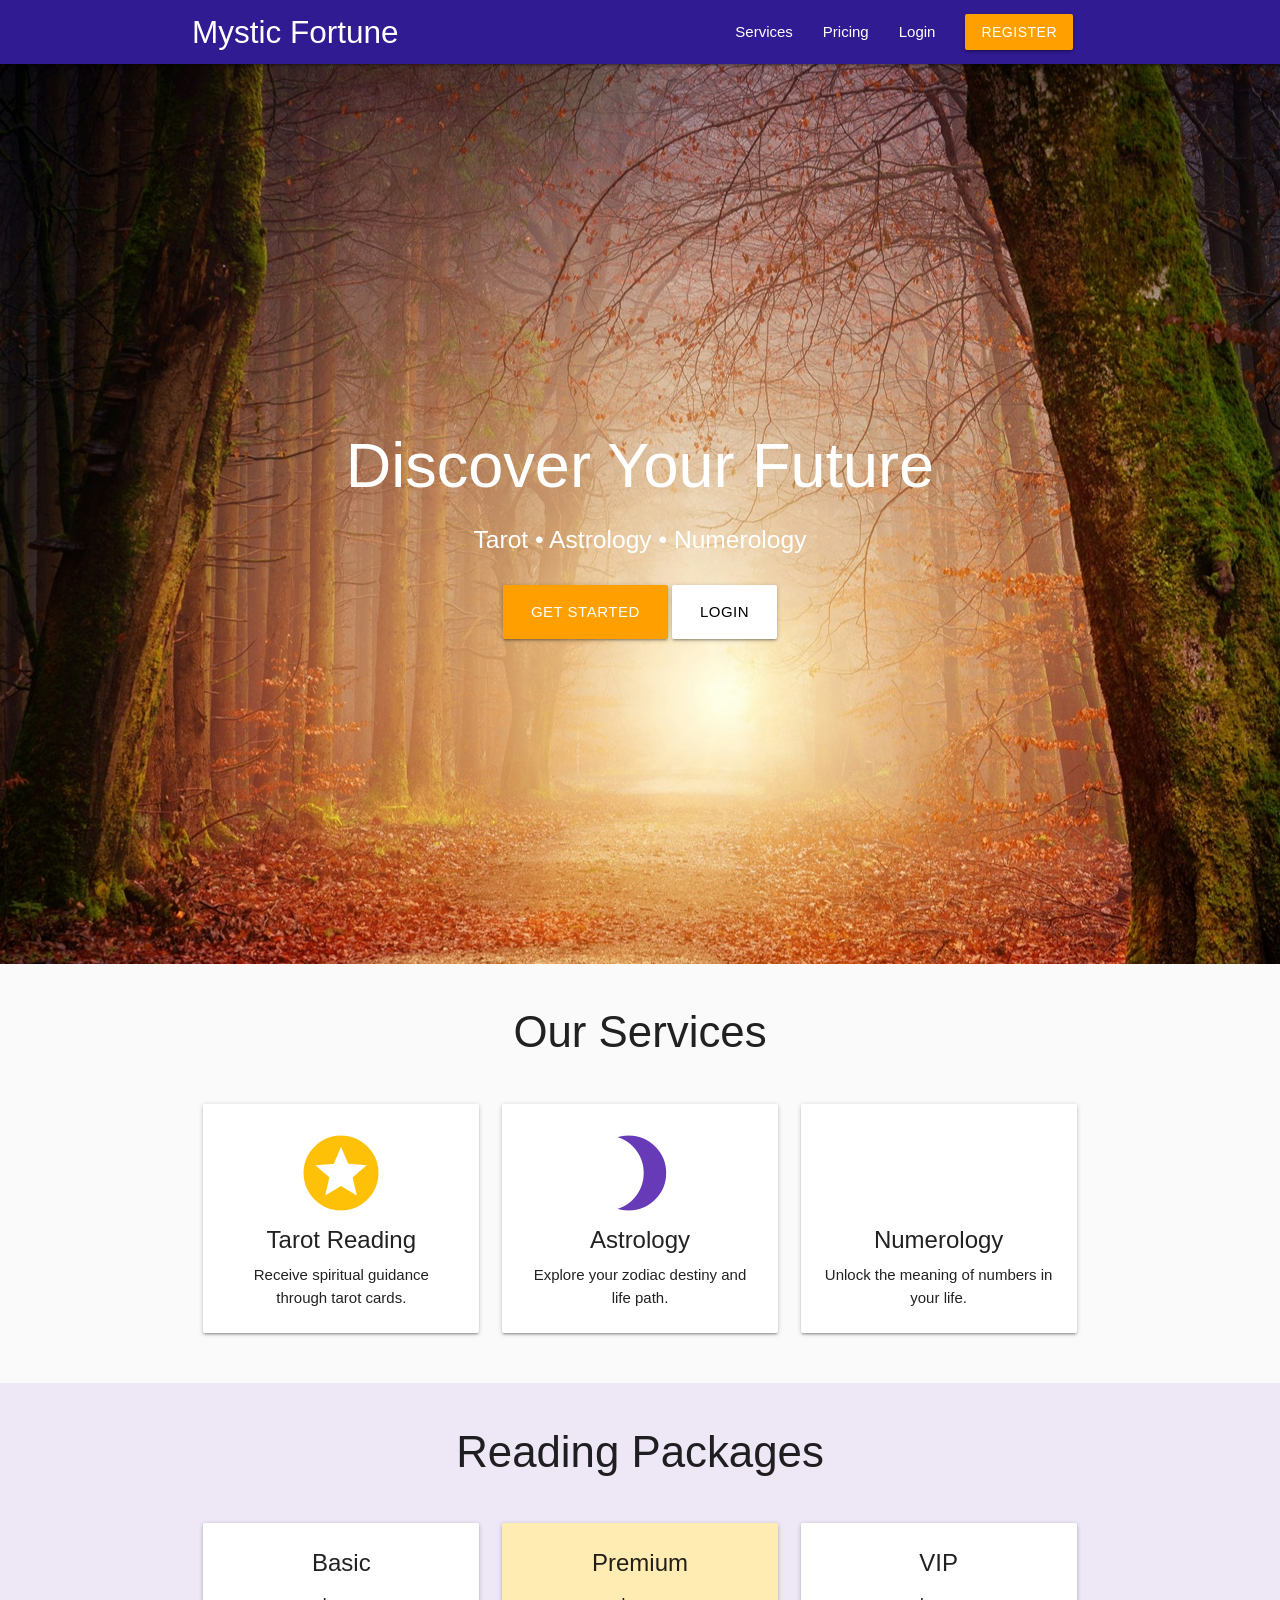
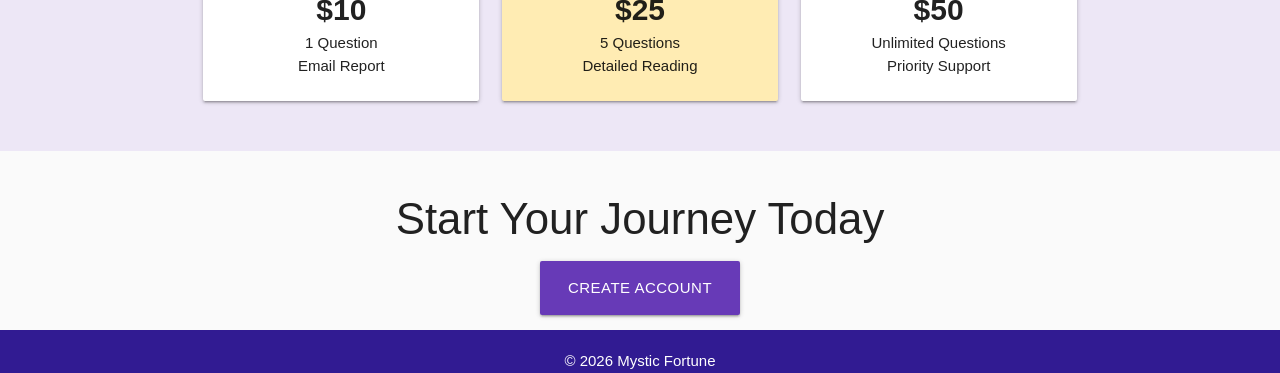
<file: index.html>
<!DOCTYPE html>
<html>

<head>
    <meta charset="UTF-8">
    <meta name="viewport" content="width=device-width, initial-scale=1">

    <title>Mystic Fortune</title>

    <link href="https://fonts.googleapis.com/icon?family=Material+Icons" rel="stylesheet">

    <link rel="stylesheet" href="https://cdnjs.cloudflare.com/ajax/libs/materialize/1.0.0/css/materialize.min.css">

    <style>
        body {
            background: #fafafa;
        }

        .hero {
            min-height: 100vh;
            display: flex;
            align-items: center;
            justify-content: center;
            text-align: center;
            color: white;
        }

        .overlay {
            background: rgba(0, 0, 0, .6);
            width: 100%;
            height: 100%;
            position: absolute;
        }

        .hero-content {
            z-index: 2;
        }

        .parallax-container {
            width: 100vw;
            height: 100vh;
        }

        .section-title {
            margin-bottom: 40px;
        }

        .price {
            font-size: 2rem;
            font-weight: bold;
        }
    </style>
</head>

<body>

    <!-- NAV -->

    <nav class="deep-purple darken-4">
        <div class="container">

            <div class="nav-wrapper">
                <a href="#" class="brand-logo">
                    Mystic Fortune
                </a>

                <ul class="right hide-on-med-and-down">
                    <li><a href="#services">Services</a></li>
                    <li><a href="#pricing">Pricing</a></li>
                    <li><a href="login.html">Login</a></li>
                    <li>
                        <a href="register.html" class="btn amber darken-2">
                            Register
                        </a>
                    </li>
                </ul>
            </div>

        </div>
    </nav>

    <!-- HERO -->

    <div class="parallax-container">

        <div class="hero">

            <div class="hero-content">

                <h1>Discover Your Future</h1>

                <h5>
                    Tarot • Astrology • Numerology
                </h5>

                <br>

                <a href="register.html" class="btn-large amber darken-2">
                    Get Started
                </a>

                <a href="login.html" class="btn-large white black-text">
                    Login
                </a>

            </div>

        </div>

        <div class="parallax">
            <img src="assets/hero-image-sm.jpg">
        </div>

    </div>

    <!-- SERVICES -->

    <div class="container section" id="services">

        <h3 class="center section-title">
            Our Services
        </h3>

        <div class="row">

            <div class="col s12 m4">

                <div class="card">

                    <div class="card-content center">

                        <i class="large material-icons amber-text">
                            stars
                        </i>

                        <span class="card-title">
                            Tarot Reading
                        </span>

                        <p>
                            Receive spiritual guidance through tarot cards.
                        </p>

                    </div>

                </div>

            </div>

            <div class="col s12 m4">

                <div class="card">

                    <div class="card-content center">

                        <i class="large material-icons deep-purple-text">
                            brightness_3
                        </i>

                        <span class="card-title">
                            Astrology
                        </span>

                        <p>
                            Explore your zodiac destiny and life path.
                        </p>

                    </div>

                </div>

            </div>

            <div class="col s12 m4">

                <div class="card">

                    <div class="card-content center">

                        <i class="large material-icons green-text">
                            auto_awesome
                        </i>

                        <span class="card-title">
                            Numerology
                        </span>

                        <p>
                            Unlock the meaning of numbers in your life.
                        </p>

                    </div>

                </div>

            </div>

        </div>

    </div>

    <!-- PRICING -->

    <div class="deep-purple lighten-5 section" id="pricing">

        <div class="container">

            <h3 class="center section-title">
                Reading Packages
            </h3>

            <div class="row">

                <div class="col s12 m4">

                    <div class="card">

                        <div class="card-content center">

                            <span class="card-title">
                                Basic
                            </span>

                            <div class="price">
                                $10
                            </div>

                            <p>1 Question</p>
                            <p>Email Report</p>

                        </div>

                    </div>

                </div>

                <div class="col s12 m4">

                    <div class="card amber lighten-4">

                        <div class="card-content center">

                            <span class="card-title">
                                Premium
                            </span>

                            <div class="price">
                                $25
                            </div>

                            <p>5 Questions</p>
                            <p>Detailed Reading</p>

                        </div>

                    </div>

                </div>

                <div class="col s12 m4">

                    <div class="card">

                        <div class="card-content center">

                            <span class="card-title">
                                VIP
                            </span>

                            <div class="price">
                                $50
                            </div>

                            <p>Unlimited Questions</p>
                            <p>Priority Support</p>

                        </div>

                    </div>

                </div>

            </div>

        </div>

    </div>

    <!-- CTA -->

    <div class="container section center">

        <h3>Start Your Journey Today</h3>

        <a href="register.html" class="btn-large deep-purple">
            Create Account
        </a>

    </div>

    <!-- FOOTER -->

    <footer class="page-footer deep-purple darken-4">

        <div class="container center">

            © 2026 Mystic Fortune

        </div>

    </footer>

    <script src="https://cdnjs.cloudflare.com/ajax/libs/materialize/1.0.0/js/materialize.min.js"></script>

    <script>
        document.addEventListener('DOMContentLoaded', function () {
            M.Parallax.init(
                document.querySelectorAll('.parallax')
            );
        });
    </script>

</body>

</html>
</file>
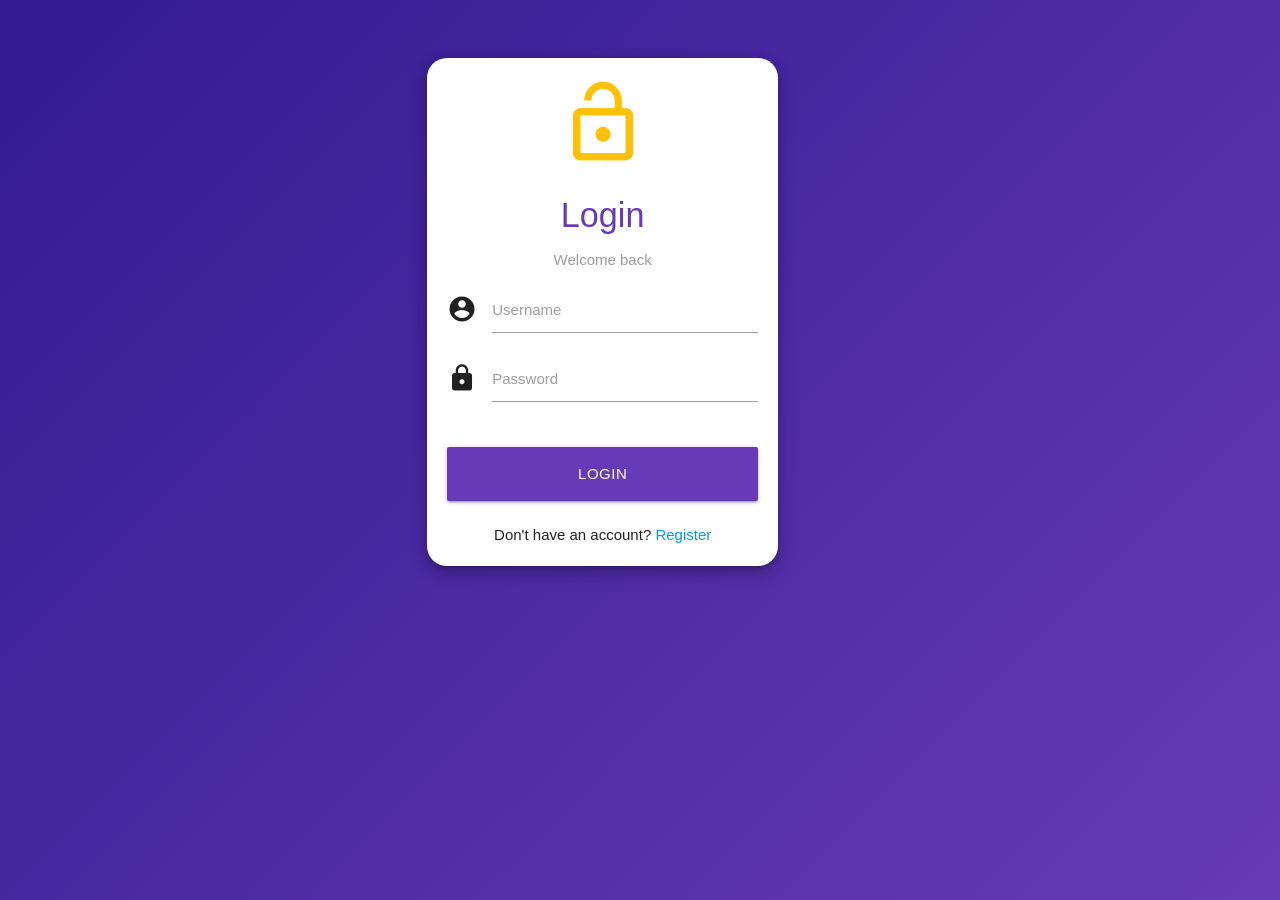
<file: dashboard.html>
<!DOCTYPE html>
<html lang="en">

<head>

<meta charset="UTF-8">
<meta name="viewport" content="width=device-width, initial-scale=1.0">

<title>Dashboard</title>

<link href="https://fonts.googleapis.com/icon?family=Material+Icons" rel="stylesheet">

<link rel="stylesheet"
href="https://cdnjs.cloudflare.com/ajax/libs/materialize/1.0.0/css/materialize.min.css">

<link rel="stylesheet" href="css/dashboard.css">

</head>

<body>

<!-- NAVBAR -->

<nav class="transparent z-depth-0">

    <div class="nav-wrapper container">

        <a href="#" class="brand-logo">
            🔮 Mystic Fortune
        </a>

        <ul class="right">

            <li>

                <a href="#" id="logoutBtn">

                    <i class="material-icons left">
                        logout
                    </i>

                    Logout

                </a>

            </li>

        </ul>

    </div>

</nav>

<!-- MAIN CONTENT -->

<div class="container">

    <!-- WELCOME CARD -->

    <div class="glass-card welcome-card center-align">

        <h4>

            Welcome Back,

            <span id="welcomeName">

                Loading...

            </span>

            ✨

        </h4>

        <p id="fortuneMessage">

            Loading your fortune...

        </p>

    </div>

    <!-- STAT CARDS -->

    <div class="row">

        <div class="col s12 m6">

            <div class="glass-card stat-card center-align">

                <i class="material-icons medium amber-text">

                    auto_awesome

                </i>

                <h4 id="memberSince">

                    --

                </h4>

                <p>

                    Member Since

                </p>

            </div>

        </div>

        <div class="col s12 m6">

            <div class="glass-card stat-card center-align">

                <i class="material-icons medium green-text">

                    verified_user

                </i>

                <h4>

                    Active

                </h4>

                <p>

                    Account Status

                </p>

            </div>

        </div>

    </div>

    <!-- PROFILE CARD -->

    <div class="glass-card profile-card">

        <div class="center-align">

            <i class="material-icons profile-icon">

                account_circle

            </i>

            <h5 id="name">

                Loading...

            </h5>

        </div>

        <div class="divider"></div>

        <div class="info-row">

            <i class="material-icons">

                account_circle

            </i>

            <span id="username">

                Loading...

            </span>

        </div>

        <div class="info-row">

            <i class="material-icons">

                email

            </i>

            <span id="email">

                Loading...

            </span>

        </div>

        <div class="info-row">

            <i class="material-icons">

                phone

            </i>

            <span id="phone">

                Loading...

            </span>

        </div>

    </div>

    <!-- QUICK ACTIONS -->

    <div class="row">

        <div class="col s12 m4">

            <a href="#"
               class="btn-large deep-purple action-btn waves-effect">

                🔮 New Reading

            </a>

        </div>

        <div class="col s12 m4">

            <a href="#"
               class="btn-large amber black-text action-btn waves-effect">

                📜 History

            </a>

        </div>

        <div class="col s12 m4">

            <a href="#changePasswordModal"
               class="btn-large red action-btn modal-trigger waves-effect">

                🔒 Change Password

            </a>

        </div>

    </div>

</div>

<!-- CHANGE PASSWORD MODAL -->

<div id="changePasswordModal" class="modal">

    <div class="modal-content">

        <h4>

            Change Password

        </h4>

        <form id="changePasswordForm">

            <div class="input-field">

                <input
                    id="currentPassword"
                    type="password"
                    required>

                <label for="currentPassword">

                    Current Password

                </label>

            </div>

            <div class="input-field">

                <input
                    id="newPassword"
                    type="password"
                    required>

                <label for="newPassword">

                    New Password

                </label>

            </div>

            <div class="input-field">

                <input
                    id="confirmPassword"
                    type="password"
                    required>

                <label for="confirmPassword">

                    Confirm Password

                </label>

            </div>

            <button
                type="submit"
                class="btn deep-purple waves-effect">

                Update Password

            </button>

        </form>

    </div>

</div>

<!-- FOOTER -->

<footer class="page-footer transparent">

    <div class="footer-copyright">

        <div class="container center">

            ✨ Mystic Fortune Dashboard

        </div>

    </div>

</footer>


<!-- LOADING OVERLAY -->

<div id="loadingOverlay" class="loading-overlay">

    <div class="loading-content">

        <div class="preloader-wrapper big active">

            <div class="spinner-layer spinner-white-only">

                <div class="circle-clipper left">
                    <div class="circle"></div>
                </div>

                <div class="gap-patch">
                    <div class="circle"></div>
                </div>

                <div class="circle-clipper right">
                    <div class="circle"></div>
                </div>

            </div>

        </div>

        <h5>Updating Password...</h5>

        <p>Please wait</p>

    </div>

</div>

<script src="https://cdnjs.cloudflare.com/ajax/libs/materialize/1.0.0/js/materialize.min.js"></script>

<script src="js/dashboard.js"></script>

</body>

</html>
</file>
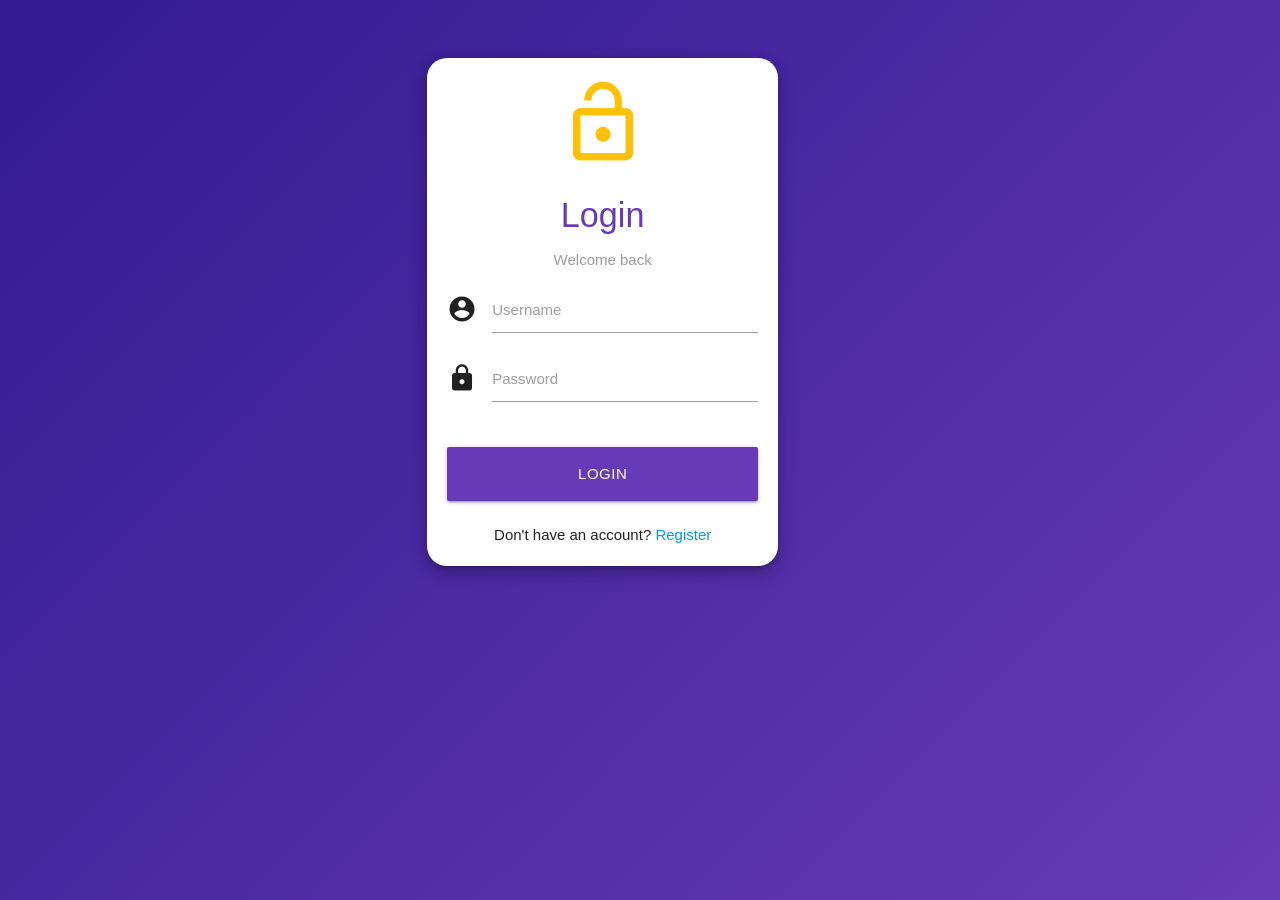
<file: login.html>
<!DOCTYPE html>
<html lang="en">

<head>

<meta charset="UTF-8">
<meta name="viewport" content="width=device-width, initial-scale=1">

<title>Login</title>

<link href="https://fonts.googleapis.com/icon?family=Material+Icons" rel="stylesheet">

<link rel="stylesheet"
href="https://cdnjs.cloudflare.com/ajax/libs/materialize/1.0.0/css/materialize.min.css">

<link rel="stylesheet" href="css/style.css">

</head>

<body>

<div class="container register-wrapper">

    <div class="row">

        <div class="col s12 m8 l5 offset-m2 offset-l3">

            <div class="card register-card z-depth-3">

                <div class="center">

                    <i class="material-icons large amber-text">
                        lock_open
                    </i>

                    <h4 class="deep-purple-text">
                        Login
                    </h4>

                    <p class="grey-text">
                        Welcome back
                    </p>

                </div>

                <form id="loginForm">

                    <div class="input-field">

                        <i class="material-icons prefix">
                            account_circle
                        </i>

                        <input
                            id="username"
                            type="text"
                            required>

                        <label for="username">
                            Username
                        </label>

                    </div>

                    <div class="input-field">

                        <i class="material-icons prefix">
                            lock
                        </i>

                        <input
                            id="password"
                            type="password"
                            required>

                        <label for="password">
                            Password
                        </label>

                    </div>

                    <br>

                    <button
                        id="loginBtn"
                        type="submit"
                        class="btn-large deep-purple submit-btn">

                        LOGIN

                    </button>

                </form>

                <br>

                <div class="center">

                    Don't have an account?

                    <a href="register.html">
                        Register
                    </a>

                </div>

            </div>

        </div>

    </div>

</div>

<!-- Loading Overlay -->

<div
id="loadingOverlay"
class="loading-overlay">

    <div class="loading-content">

        <div class="preloader-wrapper big active">

            <div class="spinner-layer spinner-white-only">

                <div class="circle-clipper left">
                    <div class="circle"></div>
                </div>

                <div class="gap-patch">
                    <div class="circle"></div>
                </div>

                <div class="circle-clipper right">
                    <div class="circle"></div>
                </div>

            </div>

        </div>

        <h5>Logging In...</h5>

    </div>

</div>

<script src="https://cdnjs.cloudflare.com/ajax/libs/materialize/1.0.0/js/materialize.min.js"></script>

<script src="js/login.js"></script>

</body>
</html>
</file>
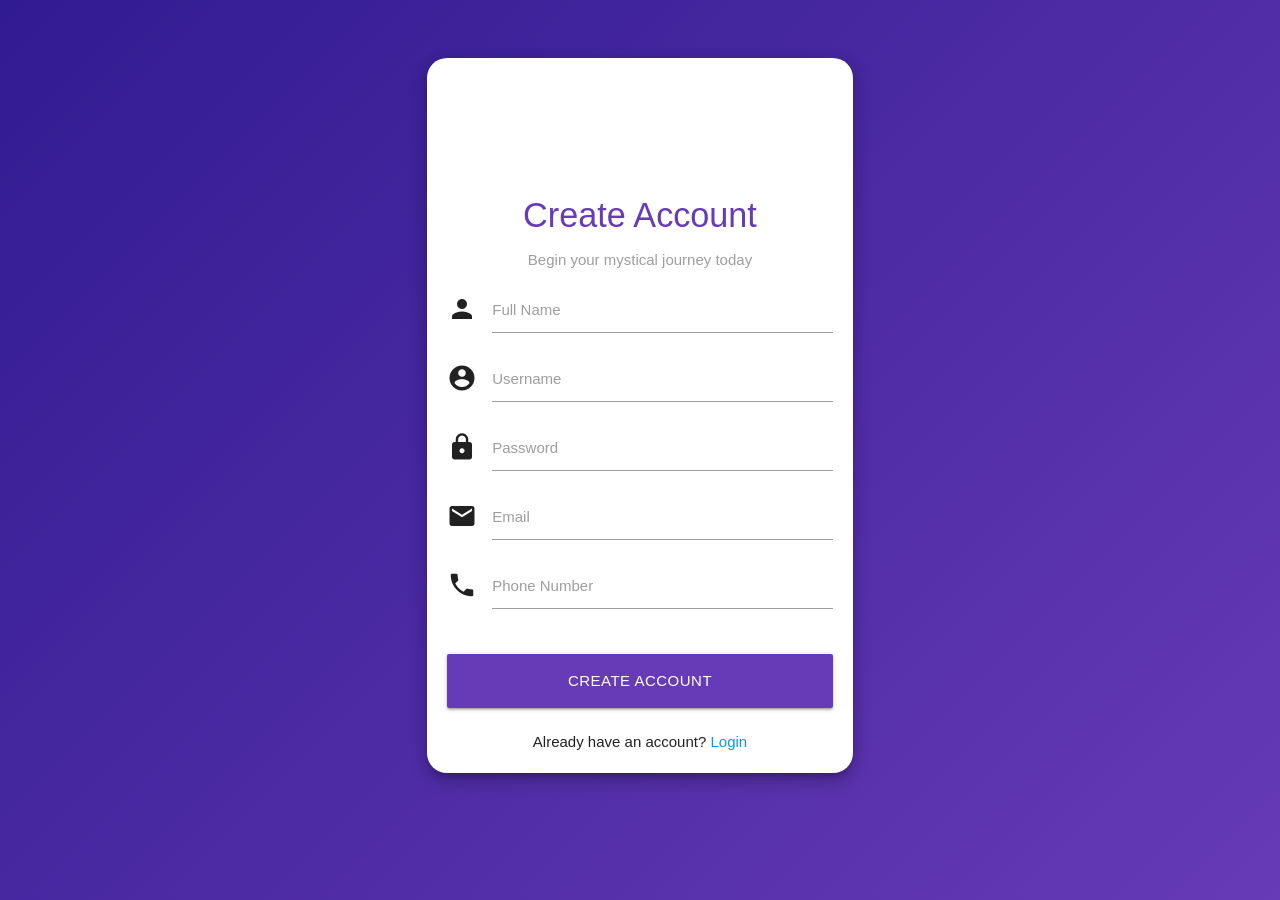
<file: register.html>
<!DOCTYPE html>
<html lang="en">

<head>

<meta charset="UTF-8">
<meta name="viewport" content="width=device-width, initial-scale=1">

<title>Create Account</title>

<link href="https://fonts.googleapis.com/icon?family=Material+Icons" rel="stylesheet">

<link rel="stylesheet"
href="https://cdnjs.cloudflare.com/ajax/libs/materialize/1.0.0/css/materialize.min.css">

<link rel="stylesheet" href="css/style.css">

</head>

<body>

<div class="container register-wrapper">

    <div class="row">

        <div class="col s12 m8 l6 offset-m2 offset-l3">

            <div class="card register-card z-depth-3">

                <div class="center">

                    <i class="material-icons large amber-text logo-icon">
                        auto_awesome
                    </i>

                    <h4 class="deep-purple-text">
                        Create Account
                    </h4>

                    <p class="grey-text">
                        Begin your mystical journey today
                    </p>

                </div>

                <form id="registerForm">

                    <div class="input-field">

                        <i class="material-icons prefix">
                            person
                        </i>

                        <input
                            id="name"
                            type="text"
                            required>

                        <label for="name">
                            Full Name
                        </label>

                    </div>

                    <div class="input-field">

                        <i class="material-icons prefix">
                            account_circle
                        </i>

                        <input
                            id="username"
                            type="text"
                            required>

                        <label for="username">
                            Username
                        </label>

                    </div>

                    <div class="input-field">

                        <i class="material-icons prefix">
                            lock
                        </i>

                        <input
                            id="password"
                            type="password"
                            required>

                        <label for="password">
                            Password
                        </label>

                    </div>

                    <div class="input-field">

                        <i class="material-icons prefix">
                            email
                        </i>

                        <input
                            id="email"
                            type="email"
                            required>

                        <label for="email">
                            Email
                        </label>

                    </div>

                    <div class="input-field">

                        <i class="material-icons prefix">
                            phone
                        </i>

                        <input
                            id="phone"
                            type="text"
                            required>

                        <label for="phone">
                            Phone Number
                        </label>

                    </div>

                    <br>

                    <button
                        id="registerBtn"
                        type="submit"
                        class="btn-large deep-purple submit-btn">

                        <span id="btnText">
                            CREATE ACCOUNT
                        </span>

                        <div
                            id="btnLoader"
                            class="preloader-wrapper small active"
                            style="display:none;">

                            <div class="spinner-layer spinner-white-only">

                                <div class="circle-clipper left">
                                    <div class="circle"></div>
                                </div>

                                <div class="gap-patch">
                                    <div class="circle"></div>
                                </div>

                                <div class="circle-clipper right">
                                    <div class="circle"></div>
                                </div>

                            </div>

                        </div>

                    </button>

                </form>

                <br>

                <div class="center">

                    Already have an account?

                    <a href="login.html">
                        Login
                    </a>

                </div>

            </div>

        </div>

    </div>

</div>

<script src="https://cdnjs.cloudflare.com/ajax/libs/materialize/1.0.0/js/materialize.min.js"></script>

<script src="js/register.js"></script>

<!-- LOADING OVERLAY -->

<div id="loadingOverlay" class="loading-overlay">

    <div class="loading-content">

        <div class="preloader-wrapper big active">

            <div class="spinner-layer spinner-blue-only">

                <div class="circle-clipper left">
                    <div class="circle"></div>
                </div>

                <div class="gap-patch">
                    <div class="circle"></div>
                </div>

                <div class="circle-clipper right">
                    <div class="circle"></div>
                </div>

            </div>

        </div>

        <h5>Creating Account...</h5>

        <p>Please wait</p>

    </div>

</div>
</body>
</html>
</file>
<file: css/dashboard.css>
body{

    min-height:100vh;

    background:
    linear-gradient(
        135deg,
        #1a0933,
        #311b92,
        #512da8
    );

    color:white;
}

.glass-card{

    background:
    rgba(255,255,255,.08);

    backdrop-filter:
    blur(12px);

    border:
    1px solid rgba(
        255,
        255,
        255,
        .15
    );

    border-radius:20px;

    padding:25px;

    margin-bottom:25px;

    color:white;
}

.welcome-card{

    margin-top:20px;

}

.profile-card{

    padding:30px;

}

.profile-icon{

    font-size:90px;

    color:#ffd54f;

}

.info-row{

    display:flex;

    align-items:center;

    gap:15px;

    padding:15px 0;

    font-size:18px;
}

.stat-card{

    min-height:220px;
}

.action-btn{

    width:100%;

    margin-bottom:15px;
}

.brand-logo{

    font-weight:bold;
}

.divider{

    margin:20px 0;

    background:
    rgba(255,255,255,.2);
}

.loading-overlay{

    position:fixed;

    top:0;
    left:0;

    width:100%;
    height:100%;

    background:
    rgba(0,0,0,.8);

    display:none;

    justify-content:center;
    align-items:center;

    z-index:99999;
}

.loading-content{

    text-align:center;

    color:white;
}
</file>
<file: css/style.css>
body{
    min-height:100vh;
    background:
    linear-gradient(
        135deg,
        #311b92,
        #673ab7
    );
}

.register-wrapper{
    padding-top:50px;
    padding-bottom:50px;
}

.register-card{
    border-radius:20px;
    padding:20px;
}

.logo-icon{
    font-size:70px;
}

.submit-btn{
    width:100%;
}

.loading-overlay{
    position:fixed;
    top:0;
    left:0;
    width:100%;
    height:100%;
    background:rgba(0,0,0,.75);

    display:none;

    justify-content:center;
    align-items:center;

    z-index:9999;
}

.loading-content{
    text-align:center;
    color:white;
}

.loading-content h5{
    margin-top:20px;
}
</file>
